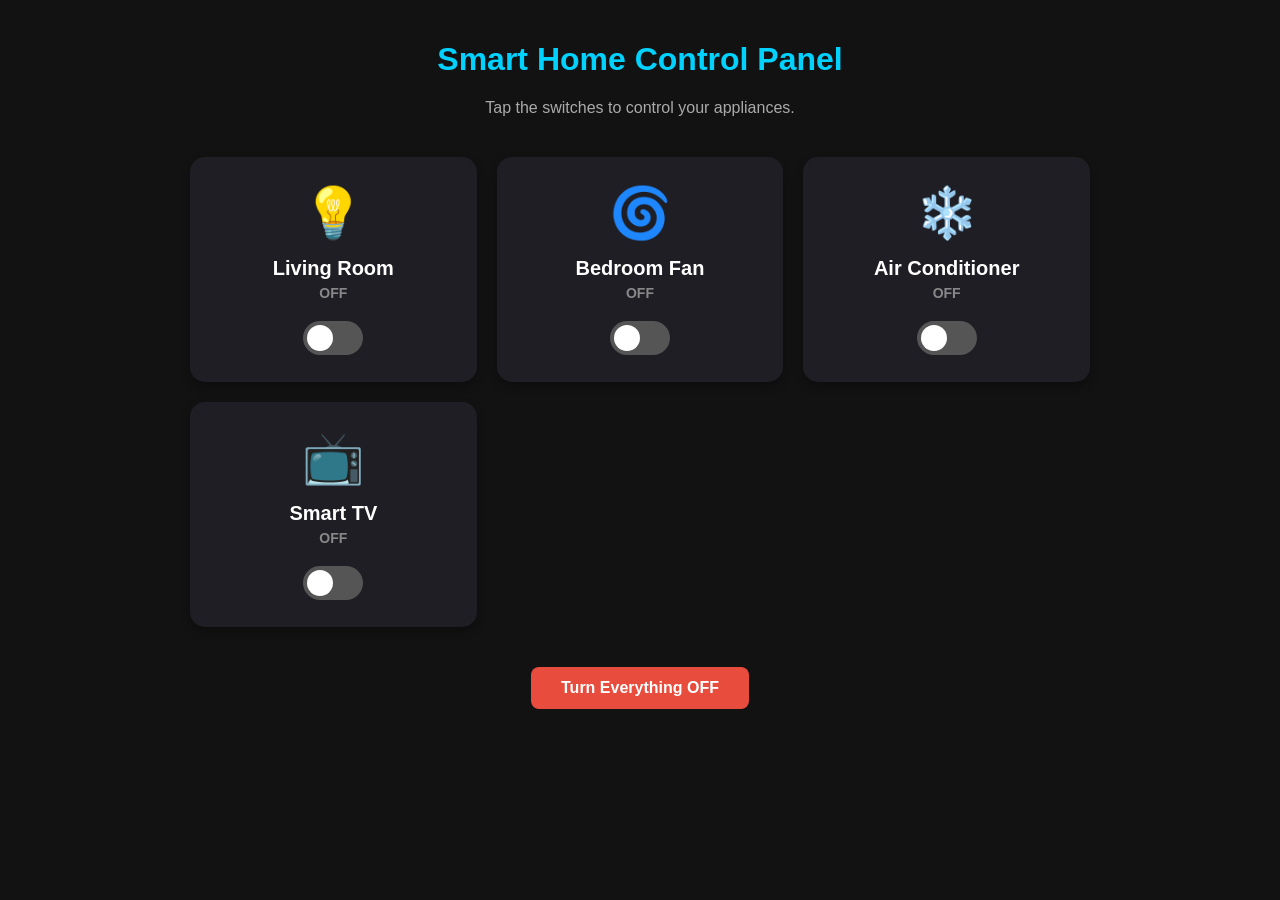
<file: home automation.html>
<!DOCTYPE html>
<html lang="en">
<head>
    <meta charset="UTF-8">
    <meta name="viewport" content="width=device-width, initial-scale=1.0">
    <title>Smart Home Dashboard</title>
    <style>
        /* --- CSS STYLING --- */
        :root {
            --bg-color: #121212;
            --text-color: #ffffff;
            --card-bg: #1e1e24;
            --primary-accent: #00d2ff;
            --off-color: #555555;
        }

        body {
            font-family: 'Segoe UI', Tahoma, Geneva, Verdana, sans-serif;
            background-color: var(--bg-color);
            color: var(--text-color);
            margin: 0;
            padding: 20px;
            display: flex;
            flex-direction: column;
            align-items: center;
        }

        h1 {
            margin-bottom: 5px;
            color: var(--primary-accent);
        }

        p.subtitle {
            color: #aaaaaa;
            margin-bottom: 40px;
        }

        /* Grid Layout for Devices */
        .dashboard {
            display: grid;
            grid-template-columns: repeat(auto-fit, minmax(250px, 1fr));
            gap: 20px;
            width: 100%;
            max-width: 900px;
        }

        /* Device Card */
        .card {
            background-color: var(--card-bg);
            border-radius: 15px;
            padding: 25px;
            display: flex;
            flex-direction: column;
            align-items: center;
            box-shadow: 0 4px 10px rgba(0, 0, 0, 0.3);
            transition: all 0.3s ease;
            border: 2px solid transparent;
        }

        /* Glow effect when device is ON */
        .card.on {
            border-color: var(--primary-accent);
            box-shadow: 0 0 20px rgba(0, 210, 255, 0.2);
        }

        .icon {
            font-size: 50px;
            margin-bottom: 15px;
            color: var(--off-color);
            transition: color 0.3s ease;
        }

        .card.on .icon {
            color: var(--primary-accent);
            text-shadow: 0 0 15px var(--primary-accent);
        }

        h2 {
            font-size: 20px;
            margin: 0 0 5px 0;
        }

        .status {
            font-size: 14px;
            color: #888;
            margin-bottom: 20px;
            font-weight: bold;
        }

        .card.on .status {
            color: var(--primary-accent);
        }

        /* Toggle Switch Styling */
        .switch {
            position: relative;
            display: inline-block;
            width: 60px;
            height: 34px;
        }

        .switch input {
            opacity: 0;
            width: 0;
            height: 0;
        }

        .slider {
            position: absolute;
            cursor: pointer;
            top: 0; left: 0; right: 0; bottom: 0;
            background-color: var(--off-color);
            transition: .4s;
            border-radius: 34px;
        }

        .slider:before {
            position: absolute;
            content: "";
            height: 26px;
            width: 26px;
            left: 4px;
            bottom: 4px;
            background-color: white;
            transition: .4s;
            border-radius: 50%;
        }

        input:checked + .slider {
            background-color: var(--primary-accent);
        }

        input:checked + .slider:before {
            transform: translateX(26px);
        }

        /* Master Control Button */
        .master-btn {
            margin-top: 40px;
            padding: 12px 30px;
            font-size: 16px;
            font-weight: bold;
            color: white;
            background-color: #e74c3c;
            border: none;
            border-radius: 8px;
            cursor: pointer;
            transition: background-color 0.3s, transform 0.1s;
        }

        .master-btn:hover {
            background-color: #c0392b;
        }

        .master-btn:active {
            transform: scale(0.95);
        }
    </style>
</head>
<body>

    <h1>Smart Home Control Panel</h1>
    <p class="subtitle">Tap the switches to control your appliances.</p>

    <div class="dashboard">
        <div class="card" id="card-light">
            <div class="icon" id="icon-light">💡</div>
            <h2>Living Room</h2>
            <div class="status" id="status-light">OFF</div>
            <label class="switch">
                <input type="checkbox" id="toggle-light" onchange="toggleDevice('light')">
                <span class="slider"></span>
            </label>
        </div>

        <div class="card" id="card-fan">
            <div class="icon" id="icon-fan">🌀</div>
            <h2>Bedroom Fan</h2>
            <div class="status" id="status-fan">OFF</div>
            <label class="switch">
                <input type="checkbox" id="toggle-fan" onchange="toggleDevice('fan')">
                <span class="slider"></span>
            </label>
        </div>

        <div class="card" id="card-ac">
            <div class="icon" id="icon-ac">❄️</div>
            <h2>Air Conditioner</h2>
            <div class="status" id="status-ac">OFF</div>
            <label class="switch">
                <input type="checkbox" id="toggle-ac" onchange="toggleDevice('ac')">
                <span class="slider"></span>
            </label>
        </div>

        <div class="card" id="card-tv">
            <div class="icon" id="icon-tv">📺</div>
            <h2>Smart TV</h2>
            <div class="status" id="status-tv">OFF</div>
            <label class="switch">
                <input type="checkbox" id="toggle-tv" onchange="toggleDevice('tv')">
                <span class="slider"></span>
            </label>
        </div>
    </div>

    <button class="master-btn" onclick="turnAllOff()">Turn Everything OFF</button>

    <script>
        // --- JAVASCRIPT LOGIC ---

        // Function to handle individual device toggles
        function toggleDevice(deviceId) {
            // Get the HTML elements for the specific device
            const card = document.getElementById('card-' + deviceId);
            const statusText = document.getElementById('status-' + deviceId);
            const toggleInput = document.getElementById('toggle-' + deviceId);

            // Check if the toggle is currently checked (ON)
            if (toggleInput.checked) {
                card.classList.add('on');
                statusText.innerText = 'ON';
            } else {
                card.classList.remove('on');
                statusText.innerText = 'OFF';
            }
        }

        // Function to turn off all devices at once (Master Switch)
        function turnAllOff() {
            const devices = ['light', 'fan', 'ac', 'tv'];
            
            devices.forEach(deviceId => {
                const card = document.getElementById('card-' + deviceId);
                const statusText = document.getElementById('status-' + deviceId);
                const toggleInput = document.getElementById('toggle-' + deviceId);

                // Uncheck the toggle visually
                toggleInput.checked = false;
                
                // Remove the 'on' styling and update text
                card.classList.remove('on');
                statusText.innerText = 'OFF';
            });
        }
    </script>
</body>
</html>
</file>
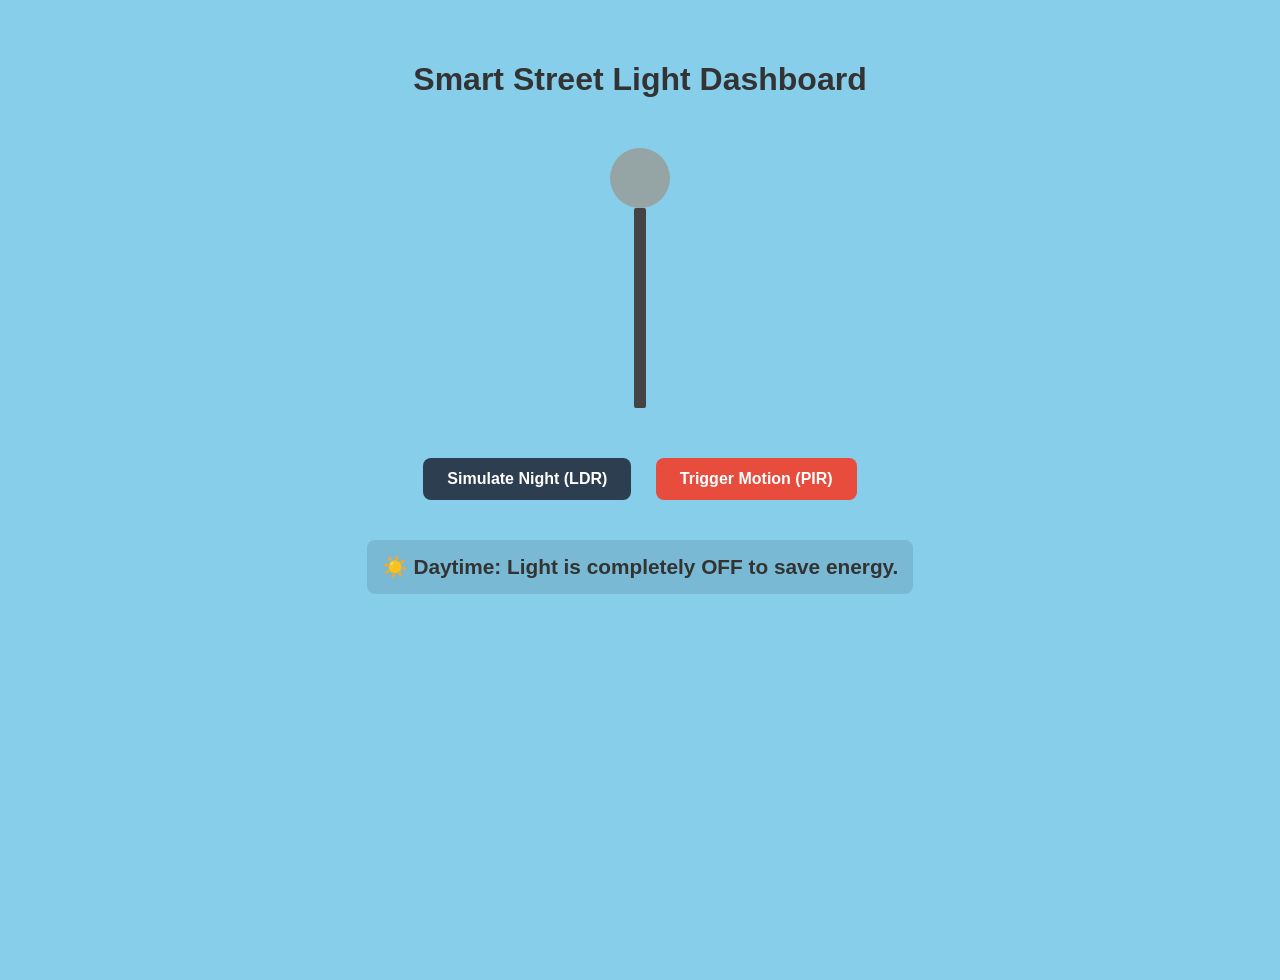
<file: smart dtreet ligt system.html>
<!DOCTYPE html>
<html lang="en">
<head>
    <meta charset="UTF-8">
    <meta name="viewport" content="width=device-width, initial-scale=1.0">
    <title>Smart Street Light Simulation</title>
    <style>
        /* --- CSS STYLING --- */
        body {
            font-family: 'Segoe UI', Tahoma, Geneva, Verdana, sans-serif;
            transition: background-color 0.8s ease, color 0.8s ease;
            text-align: center;
            padding: 40px 20px;
            margin: 0;
            min-height: 100vh;
        }

        /* Background themes */
        .day-theme {
            background-color: #87CEEB; /* Sky blue */
            color: #333;
        }
        .night-theme {
            background-color: #1a1a2e; /* Dark night */
            color: #e0e0e0;
        }

        /* Street Light Drawing */
        .light-fixture {
            margin-top: 50px;
        }
        .bulb {
            width: 60px;
            height: 60px;
            border-radius: 50%;
            background-color: #ccc;
            margin: 0 auto;
            transition: all 0.5s ease;
        }
        .pole {
            width: 12px;
            height: 200px;
            background-color: #444;
            margin: 0 auto;
            border-radius: 2px;
        }

        /* Bulb States */
        .bulb.off {
            background-color: #95a5a6;
            box-shadow: none;
        }
        .bulb.dim {
            background-color: #ffeaa7;
            box-shadow: 0 0 15px 5px rgba(255, 234, 167, 0.4);
        }
        .bulb.bright {
            background-color: #fdcb6e;
            box-shadow: 0 0 40px 15px rgba(253, 203, 110, 0.8), 
                        0 0 80px 30px rgba(253, 203, 110, 0.4);
        }

        /* Controls */
        .controls {
            margin-top: 40px;
        }
        button {
            padding: 12px 24px;
            font-size: 16px;
            font-weight: bold;
            margin: 10px;
            cursor: pointer;
            border: none;
            border-radius: 8px;
            transition: transform 0.1s, background-color 0.3s;
        }
        button:active {
            transform: scale(0.95);
        }
        button:disabled {
            background-color: #bdc3c7;
            color: #7f8c8d;
            cursor: not-allowed;
            transform: none;
        }
        #timeBtn {
            background-color: #3498db;
            color: white;
        }
        #motionBtn {
            background-color: #e74c3c;
            color: white;
        }

        /* Status Text */
        .status {
            margin-top: 30px;
            font-size: 1.3em;
            font-weight: bold;
            padding: 15px;
            border-radius: 8px;
            display: inline-block;
            background: rgba(0, 0, 0, 0.1);
        }
    </style>
</head>
<body class="day-theme" id="scene">

    <h1>Smart Street Light Dashboard</h1>
    
    <div class="light-fixture">
        <div class="bulb off" id="lightBulb"></div>
        <div class="pole"></div>
    </div>

    <div class="controls">
        <button id="timeBtn">Simulate Night (LDR)</button>
        <button id="motionBtn" disabled>Trigger Motion (PIR)</button>
    </div>

    <div class="status" id="statusText">Daytime: Light is OFF</div>

    <script>
        // --- JAVASCRIPT LOGIC ---
        
        // System State Variables
        let isNight = false;
        let motionTimer = null;

        // DOM Elements
        const scene = document.getElementById('scene');
        const bulb = document.getElementById('lightBulb');
        const timeBtn = document.getElementById('timeBtn');
        const motionBtn = document.getElementById('motionBtn');
        const statusText = document.getElementById('statusText');

        // Function to update the UI based on state
        function updateSystem() {
            if (!isNight) {
                // State 1: DAYTIME
                scene.className = 'day-theme';
                bulb.className = 'bulb off';
                
                timeBtn.innerText = 'Simulate Night (LDR)';
                timeBtn.style.backgroundColor = '#2c3e50'; // Dark button for next action
                
                motionBtn.disabled = true; // No need for motion sensor during the day
                statusText.innerText = '☀️ Daytime: Light is completely OFF to save energy.';
            } else {
                // State 2 & 3: NIGHTTIME
                scene.className = 'night-theme';
                timeBtn.innerText = 'Simulate Day (LDR)';
                timeBtn.style.backgroundColor = '#f1c40f'; // Yellow button for next action
                
                motionBtn.disabled = false; // Enable motion sensor
                
                if (motionTimer) {
                    // State 3: Night + Motion
                    bulb.className = 'bulb bright';
                    statusText.innerText = '🚶‍♂️ Nighttime + Motion: Light at 100% Brightness.';
                } else {
                    // State 2: Night + No Motion
                    bulb.className = 'bulb dim';
                    statusText.innerText = '🌙 Nighttime (Standby): Light Dimmed to 20%.';
                }
            }
        }

        // LDR Sensor (Day/Night) Button Event
        timeBtn.addEventListener('click', () => {
            isNight = !isNight;
            
            // If switching to day, cancel any ongoing motion
            if (!isNight && motionTimer) {
                clearTimeout(motionTimer);
                motionTimer = null;
            }
            
            updateSystem();
        });

        // PIR Motion Sensor Button Event
        motionBtn.addEventListener('click', () => {
            if (!isNight) return; // Failsafe
            
            // If already active, reset the timer
            if (motionTimer) {
                clearTimeout(motionTimer);
            }
            
            // Set motion active (simulates a person walking by for 4 seconds)
            motionTimer = setTimeout(() => {
                motionTimer = null; // Person has passed
                updateSystem();     // Revert to dim light
            }, 4000);
            
            updateSystem(); // Update UI immediately to show full brightness
        });

        // Initialize system on load
        updateSystem();
    </script>
</body>
</html>
</file>
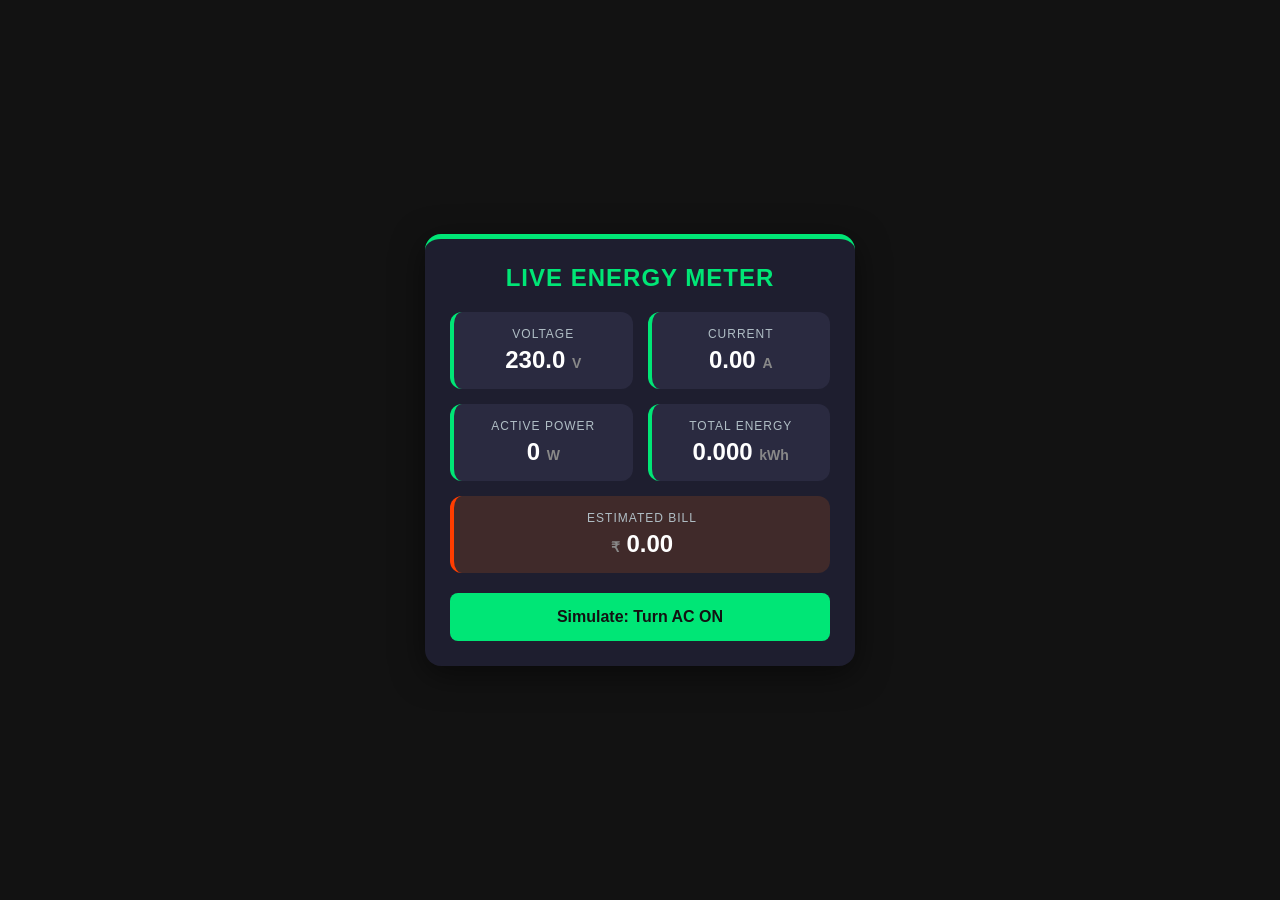
<file: smart energy .html>
<!DOCTYPE html>
<html lang="en">
<head>
    <meta charset="UTF-8">
    <meta name="viewport" content="width=device-width, initial-scale=1.0">
    <title>Smart Energy Meter</title>
    <style>
        /* --- CSS STYLING --- */
        body {
            font-family: 'Segoe UI', Tahoma, Geneva, Verdana, sans-serif;
            background-color: #121212;
            color: #ffffff;
            display: flex;
            justify-content: center;
            align-items: center;
            min-height: 100vh;
            margin: 0;
            padding: 20px;
            box-sizing: border-box;
        }

        .meter-container {
            background: #1e1e2f;
            padding: 25px;
            border-radius: 16px;
            box-shadow: 0 8px 32px rgba(0, 0, 0, 0.5);
            width: 100%;
            max-width: 380px;
            text-align: center;
            border-top: 5px solid #00e676;
        }

        h2 {
            margin-top: 0;
            color: #00e676;
            letter-spacing: 1px;
        }

        /* Grid layout for the data blocks */
        .data-grid {
            display: grid;
            grid-template-columns: 1fr 1fr;
            gap: 15px;
            margin-bottom: 20px;
        }

        .data-box {
            background: #2a2a40;
            padding: 15px;
            border-radius: 12px;
            border-left: 4px solid #00e676;
        }

        /* Special styling for the total bill box to make it span both columns */
        .data-box.bill-box {
            grid-column: span 2;
            background: #402a2a;
            border-left-color: #ff3d00;
        }

        .label {
            font-size: 12px;
            color: #b0bec5;
            text-transform: uppercase;
            letter-spacing: 1px;
            margin-bottom: 5px;
        }

        .value {
            font-size: 24px;
            font-weight: bold;
        }

        .unit {
            font-size: 14px;
            color: #888;
        }

        /* Interactive Button */
        button {
            width: 100%;
            padding: 15px;
            font-size: 16px;
            font-weight: bold;
            color: #121212;
            background-color: #00e676;
            border: none;
            border-radius: 8px;
            cursor: pointer;
            transition: 0.3s;
        }

        button.off {
            background-color: #ff3d00;
            color: white;
        }
    </style>
</head>
<body>

    <div class="meter-container">
        <h2>LIVE ENERGY METER</h2>
        
        <div class="data-grid">
            <div class="data-box">
                <div class="label">Voltage</div>
                <div class="value"><span id="val-voltage">230.0</span> <span class="unit">V</span></div>
            </div>
            
            <div class="data-box">
                <div class="label">Current</div>
                <div class="value"><span id="val-current">0.00</span> <span class="unit">A</span></div>
            </div>
            
            <div class="data-box">
                <div class="label">Active Power</div>
                <div class="value"><span id="val-power">0</span> <span class="unit">W</span></div>
            </div>
            
            <div class="data-box">
                <div class="label">Total Energy</div>
                <div class="value"><span id="val-energy">0.000</span> <span class="unit">kWh</span></div>
            </div>
            
            <div class="data-box bill-box">
                <div class="label">Estimated Bill</div>
                <div class="value"><span class="unit">₹</span> <span id="val-bill">0.00</span></div>
            </div>
        </div>

        <button id="toggle-btn" onclick="toggleAppliance()">Simulate: Turn AC ON</button>
    </div>

    <script>
        // --- JAVASCRIPT LOGIC ---

        // Variables to keep track of state and totals
        let isApplianceOn = false;
        let totalEnergy_kWh = 0.0;
        const costPerUnit = 8.0; // ₹8 per kWh
        
        // Get references to HTML elements
        const elVoltage = document.getElementById('val-voltage');
        const elCurrent = document.getElementById('val-current');
        const elPower = document.getElementById('val-power');
        const elEnergy = document.getElementById('val-energy');
        const elBill = document.getElementById('val-bill');
        const btnToggle = document.getElementById('toggle-btn');

        // Function triggered when the button is clicked
        function toggleAppliance() {
            isApplianceOn = !isApplianceOn; // Flip the state
            
            if (isApplianceOn) {
                btnToggle.innerText = "Simulate: Turn AC OFF";
                btnToggle.className = "off"; // Applies red styling
            } else {
                btnToggle.innerText = "Simulate: Turn AC ON";
                btnToggle.className = ""; // Reverts to green styling
            }
        }

        // Core calculation loop (simulates sensor readings)
        function updateMeter() {
            // Simulate normal grid voltage fluctuating slightly between 227V and 233V
            let voltage = 230 + (Math.random() * 6 - 3);
            let current = 0;

            // If the appliance is ON, simulate it drawing a heavy load (around 6 to 7 Amps)
            if (isApplianceOn) {
                current = 6.0 + (Math.random() * 1.0);
            } else {
                // Standby mode (drawing tiny amounts of background current)
                current = 0.01 + (Math.random() * 0.05); 
            }

            // Power = Voltage * Current
            let power_W = voltage * current;
            
            // Convert to kWh for this 1-second interval
            // Formula: (Watts / 1000) * (1 second / 3600 seconds in an hour)
            let energyConsumed = (power_W / 1000.0) * (1.0 / 3600.0);
            totalEnergy_kWh += energyConsumed;

            // Calculate cost
            let billAmount = totalEnergy_kWh * costPerUnit;

            // Update the HTML text on the screen
            elVoltage.innerText = voltage.toFixed(1);
            elCurrent.innerText = current.toFixed(2);
            elPower.innerText = power_W.toFixed(0);
            
            // Showing 5 decimal places so you can watch the meter tick up in real time
            elEnergy.innerText = totalEnergy_kWh.toFixed(5); 
            elBill.innerText = billAmount.toFixed(4);
        }

        // Run the updateMeter function every 1000 milliseconds (1 second)
        setInterval(updateMeter, 1000);
    </script>

</body>
</html>
</file>
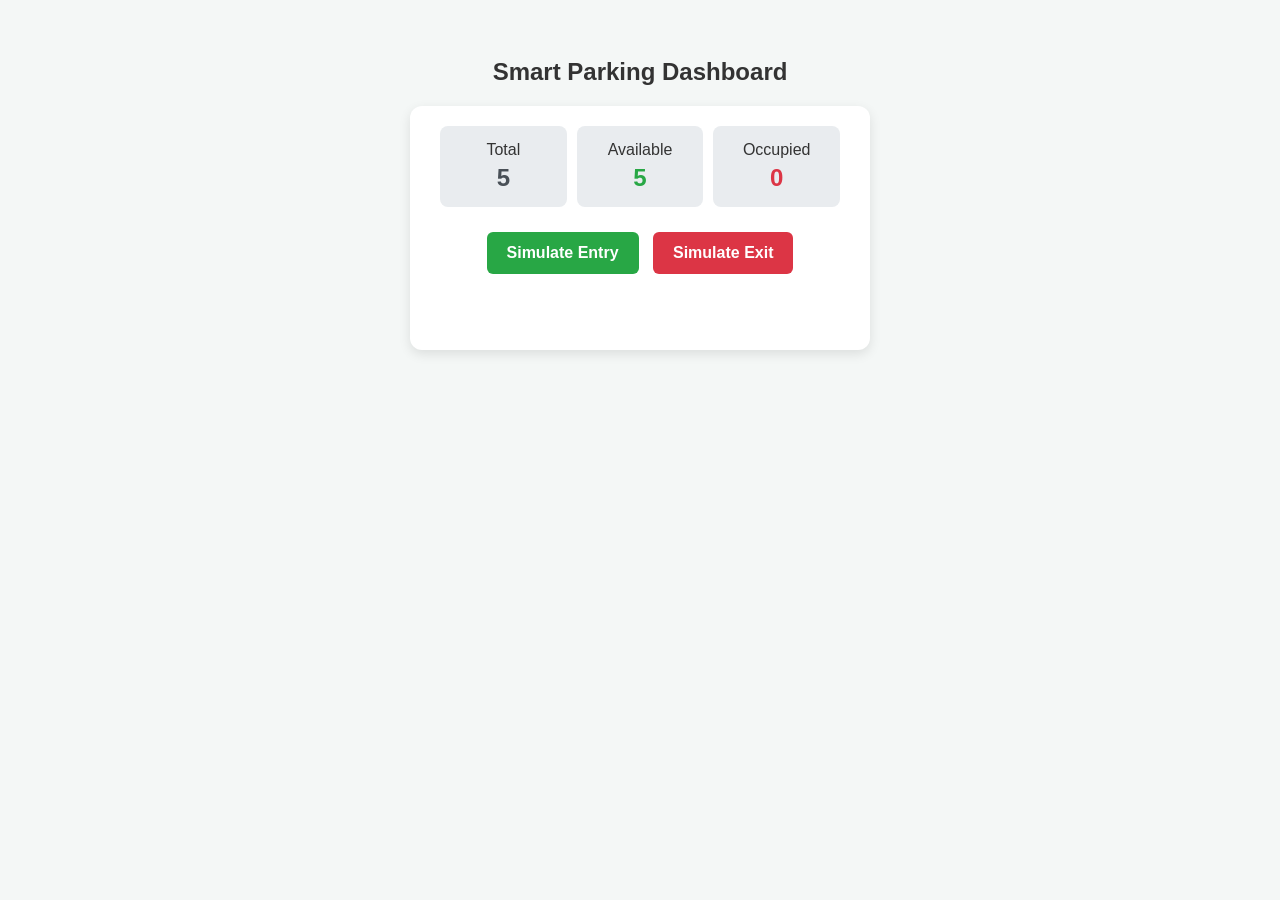
<file: smart parking system.html>
<!DOCTYPE html>
<html lang="en">
<head>
    <meta charset="UTF-8">
    <meta name="viewport" content="width=device-width, initial-scale=1.0">
    <title>Smart Parking Dashboard</title>
    <style>
        /* Basic styling for the page */
        body {
            font-family: 'Segoe UI', Tahoma, Geneva, Verdana, sans-serif;
            background-color: #f4f7f6;
            display: flex;
            flex-direction: column;
            align-items: center;
            padding: 30px;
            color: #333;
        }

        /* Styling the main dashboard card */
        .dashboard {
            background: white;
            padding: 20px 30px;
            border-radius: 12px;
            box-shadow: 0 4px 12px rgba(0,0,0,0.1);
            text-align: center;
            margin-bottom: 30px;
            width: 400px; /* Widened slightly to fit 3 boxes */
        }

        /* Slot counter boxes */
        .stats {
            display: flex;
            justify-content: space-between;
            margin-bottom: 20px;
            gap: 10px; /* Space between boxes */
        }

        .stat-box {
            padding: 15px 5px;
            border-radius: 8px;
            background: #e9ecef;
            flex: 1; /* Makes all boxes take equal width */
            font-size: 16px;
        }

        .stat-box span {
            display: block;
            font-size: 24px;
            font-weight: bold;
            margin-top: 5px;
            color: #495057;
        }

        /* Color coding the numbers for better readability */
        #available-slots { color: #28a745; } /* Green for available */
        #occupied-slots { color: #dc3545; } /* Red for occupied */

        /* Buttons for simulating sensors */
        .controls button {
            padding: 12px 20px;
            margin: 5px;
            border: none;
            border-radius: 6px;
            cursor: pointer;
            color: white;
            font-weight: bold;
            font-size: 16px;
            transition: background-color 0.3s;
        }

        #btn-entry { background-color: #28a745; }
        #btn-entry:hover { background-color: #218838; }
        
        #btn-exit { background-color: #dc3545; }
        #btn-exit:hover { background-color: #c82333; }

        .controls button:disabled {
            background-color: #6c757d;
            cursor: not-allowed;
        }

        #status-message {
            color: #007bff;
            height: 20px;
            font-weight: bold;
            margin-top: 15px;
        }

        /* Visual representation of the parking lot */
        .parking-lot {
            display: flex;
            gap: 15px;
            flex-wrap: wrap;
            justify-content: center;
            max-width: 500px;
        }

        .slot {
            width: 70px;
            height: 120px;
            border: 3px dashed #adb5bd;
            display: flex;
            align-items: center;
            justify-content: center;
            border-radius: 8px;
            font-weight: bold;
            color: #adb5bd;
            font-size: 18px;
            background-color: white;
            transition: all 0.3s ease;
        }

        /* CSS class applied via JavaScript when a car enters */
        .slot.occupied {
            background-color: #ffc107;
            color: #343a40;
            border-style: solid;
            border-color: #ffc107;
        }
    </style>
</head>
<body>

    <h2>Smart Parking Dashboard</h2>

    <div class="dashboard">
        <div class="stats">
            <div class="stat-box">
                Total
                <span id="total-slots">5</span>
            </div>
            <div class="stat-box">
                Available
                <span id="available-slots">5</span>
            </div>
            <div class="stat-box">
                Occupied
                <span id="occupied-slots">0</span>
            </div>
        </div>
        
        <div class="controls">
            <button id="btn-entry" onclick="carEntry()">Simulate Entry</button>
            <button id="btn-exit" onclick="carExit()">Simulate Exit</button>
        </div>
        <p id="status-message"></p>
    </div>

    <div class="parking-lot" id="parking-lot">
        </div>

    <script>
        // System Configuration
        const totalSlots = 5;
        let availableSlots = totalSlots;
        
        // Array representing each parking space (false = empty, true = occupied)
        let parkingSlots = new Array(totalSlots).fill(false); 

        // Function to update the screen
        function updateUI() {
            // Calculate occupied slots
            let occupiedSlots = totalSlots - availableSlots;

            // Update the text on the dashboard
            document.getElementById('available-slots').innerText = availableSlots;
            document.getElementById('occupied-slots').innerText = occupiedSlots;
            
            // Disable entry button if full, disable exit button if empty
            document.getElementById('btn-entry').disabled = (availableSlots === 0);
            document.getElementById('btn-exit').disabled = (availableSlots === totalSlots);

            // Redraw the parking slot graphics
            const lot = document.getElementById('parking-lot');
            lot.innerHTML = ''; // Clear current slots
            
            for (let i = 0; i < totalSlots; i++) {
                const slotDiv = document.createElement('div');
                
                // If the slot is occupied, add the 'occupied' CSS class
                if (parkingSlots[i]) {
                    slotDiv.className = 'slot occupied';
                    slotDiv.innerText = 'CAR';
                } else {
                    slotDiv.className = 'slot';
                    slotDiv.innerText = 'P' + (i + 1);
                }
                
                lot.appendChild(slotDiv);
            }
        }

        // Logic for a car entering the system
        function carEntry() {
            if (availableSlots > 0) {
                // Find the first empty parking slot
                let index = parkingSlots.indexOf(false);
                if (index !== -1) {
                    parkingSlots[index] = true;
                    availableSlots--;
                    
                    showStatusMessage("Car entered Slot " + (index + 1));
                    updateUI();
                }
            }
        }

        // Logic for a car leaving the system
        function carExit() {
            if (availableSlots < totalSlots
</file>
